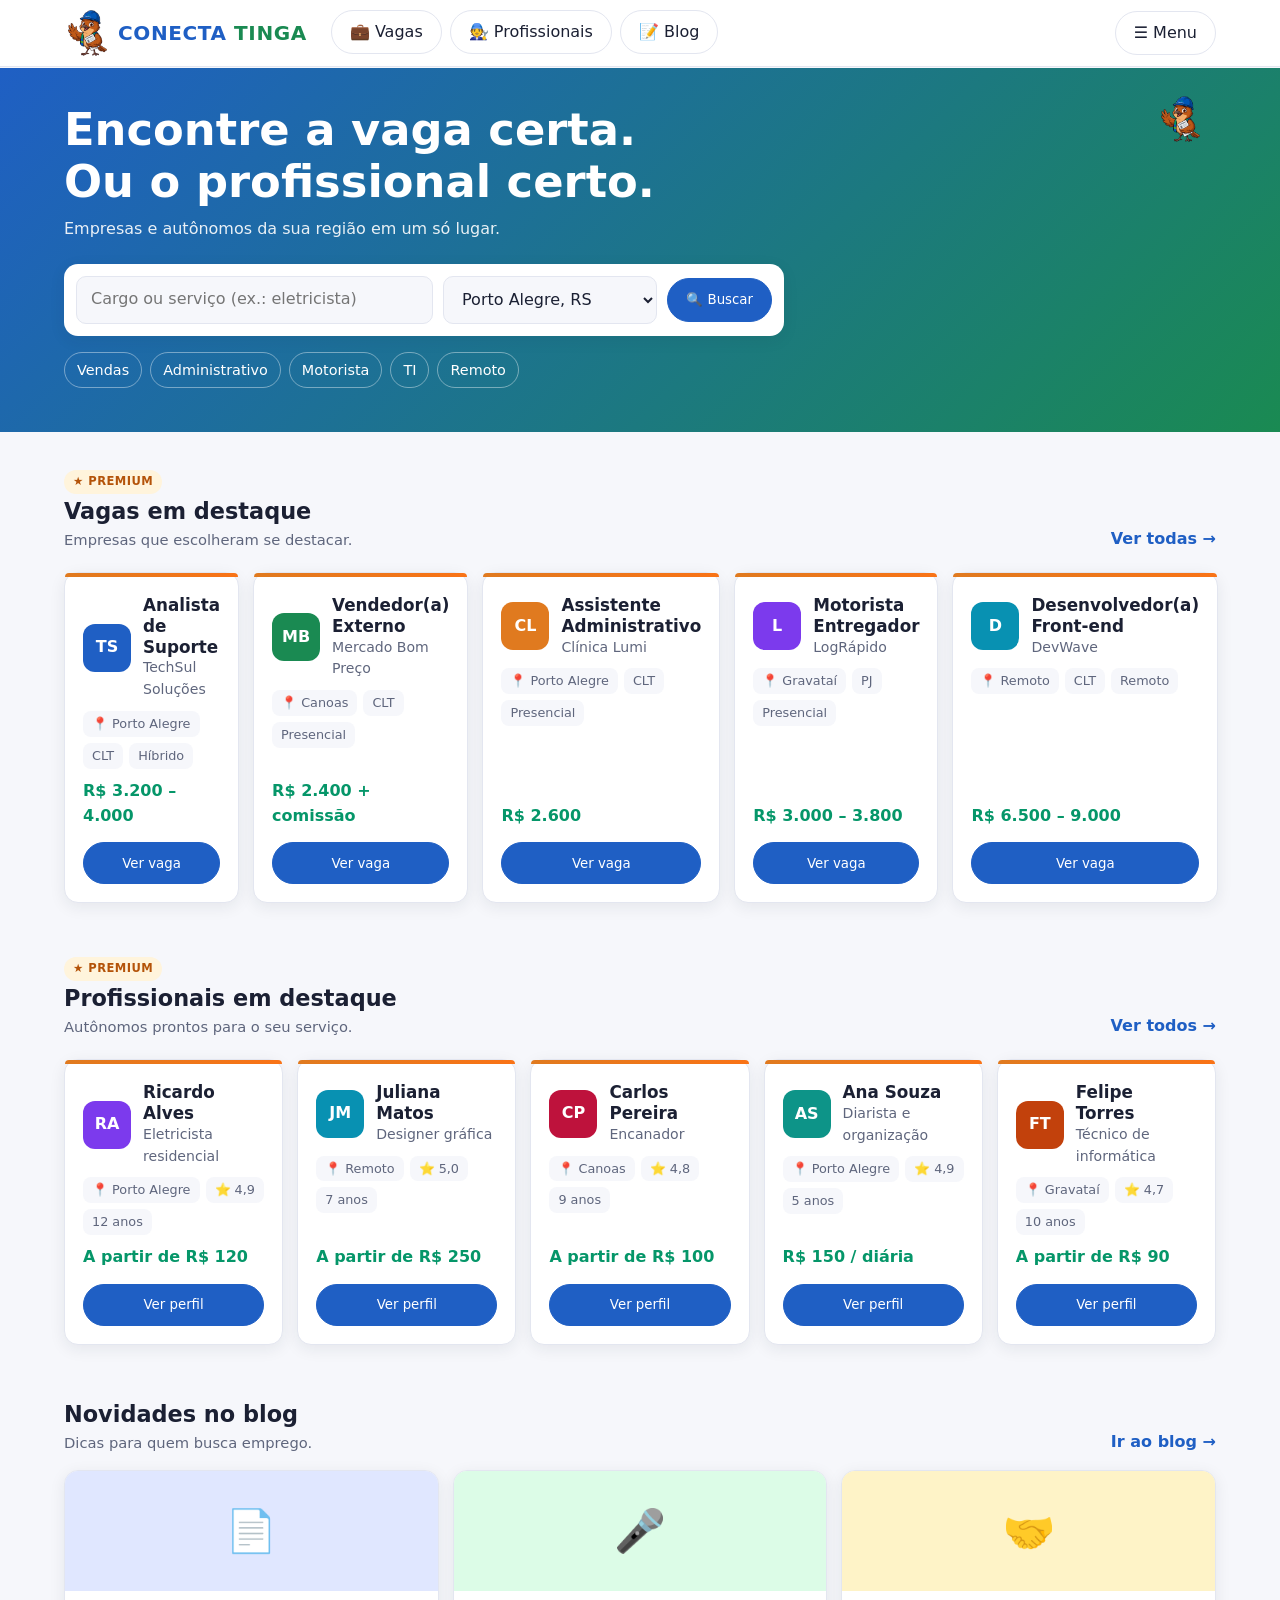
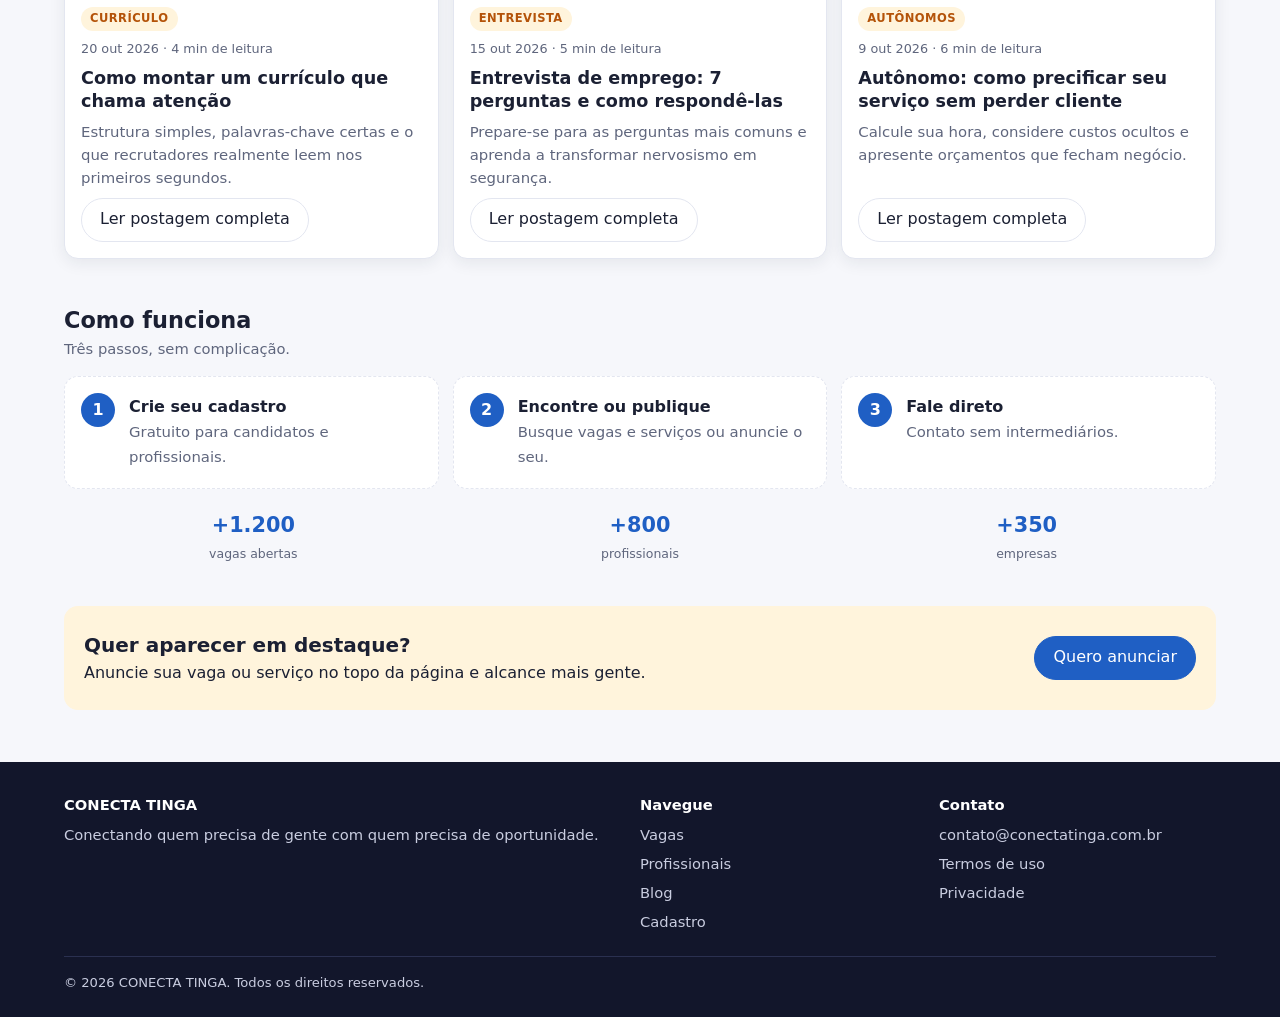
<file: index.html>
<!DOCTYPE html>
<html lang="pt-BR">
<head>
<meta charset="UTF-8">
<meta name="viewport" content="width=device-width, initial-scale=1, viewport-fit=cover">
<title>CONECTA TINGA — Vagas e Profissionais</title>
<link rel="icon" href="img/mascote.webp" type="image/webp">
<link rel="stylesheet" href="css/style.css">
</head>
<body data-page="home">

<input type="checkbox" id="menu-toggle" class="menu-toggle" aria-label="Abrir ou fechar menu">

<header class="header">
  <div class="header__bar">
    <a href="index.html" class="logo" aria-label="CONECTA TINGA — página inicial">
      <span class="mascot" role="img" aria-label="Mascote Tinguinha"></span>
      <span><b>CONECTA</b> <em>TINGA</em></span>
    </a>
    <nav class="nav" aria-label="Principal">
      <a class="btn" data-r="vagas" href="vagas.html">💼 Vagas</a>
      <a class="btn" data-r="profissionais" href="profissionais.html">🧑‍🔧 Profissionais</a>
      <a class="btn" data-r="blog" href="blog.html">📝 Blog</a>
    </nav>
    <label for="menu-toggle" class="btn menu-btn" role="button" aria-controls="sidebar">☰ Menu</label>
  </div>
</header>

<label for="menu-toggle" class="overlay" aria-label="Fechar menu"></label>

<aside class="sidebar" id="sidebar" aria-label="Menu lateral">
  <div class="sidebar__top">
    <strong>Menu</strong>
    <label for="menu-toggle" class="close" aria-label="Fechar">×</label>
  </div>
  <ul>
    <li><a href="cadastro.html" class="signup">✍️ Cadastre-se</a></li>
    <li><a href="vagas.html">Ver vagas</a></li>
    <li><a href="profissionais.html">Profissionais</a></li>
    <li><a href="blog.html">Blog</a></li>
    <li><a href="index.html#anunciar">Anuncie em destaque</a></li>
    <li><a href="index.html#como-funciona">Como funciona</a></li>
  </ul>
  <small>Cadastro gratuito para candidatos.</small>
</aside>

<main>

  <!-- HERO + BUSCA (extra) -->
  <section class="hero">
    <span class="mascot hero__mascot" role="img" aria-label="Mascote Tinguinha acenando"></span>
    <div class="container">
      <h1>Encontre a vaga certa.<br>Ou o profissional certo.</h1>
      <p>Empresas e autônomos da sua região em um só lugar.</p>
      <form class="search" action="vagas.html" method="get" role="search">
        <input type="search" name="q" placeholder="Cargo ou serviço (ex.: eletricista)" aria-label="Cargo ou serviço">
        <select name="cidade" aria-label="Cidade">
          <option>Porto Alegre, RS</option><option>Canoas, RS</option><option>Gravataí, RS</option><option>Todo o Brasil</option><option>Remoto</option>
        </select>
        <button class="btn btn--primary" type="submit">🔍 Buscar</button>
      </form>
      <div class="chips" aria-label="Buscas populares">
        <a href="vagas.html?q=vendas">Vendas</a><a href="vagas.html?q=administrativo">Administrativo</a><a href="vagas.html?q=motorista">Motorista</a><a href="vagas.html?q=tecnologia">TI</a><a href="vagas.html?q=remoto">Remoto</a>
      </div>
    </div>
  </section>

  <!-- 5 VAGAS PREMIUM -->
  <section class="section" aria-labelledby="t-vagas">
    <div class="container">
      <div class="section__head">
        <div><span class="badge">★ Premium</span><h2 id="t-vagas">Vagas em destaque</h2><p>Empresas que escolheram se destacar.</p></div>
        <a class="link" href="vagas.html">Ver todas →</a>
      </div>
      <ul class="cards" id="home-vagas"></ul>
    </div>
  </section>

  <!-- 5 PROFISSIONAIS PREMIUM (mesmo molde) -->
  <section class="section" aria-labelledby="t-prof">
    <div class="container">
      <div class="section__head">
        <div><span class="badge">★ Premium</span><h2 id="t-prof">Profissionais em destaque</h2><p>Autônomos prontos para o seu serviço.</p></div>
        <a class="link" href="profissionais.html">Ver todos →</a>
      </div>
      <ul class="cards" id="home-prof"></ul>
    </div>
  </section>

  <!-- PRÉVIA DO BLOG -->
  <section class="section" aria-labelledby="t-blog">
    <div class="container">
      <div class="section__head">
        <div><h2 id="t-blog">Novidades no blog</h2><p>Dicas para quem busca emprego.</p></div>
        <a class="link" href="blog.html">Ir ao blog →</a>
      </div>
      <div class="posts" id="home-posts"></div>
    </div>
  </section>

  <!-- EXTRA: COMO FUNCIONA + CTA -->
  <section class="section" id="como-funciona" aria-labelledby="t-como">
    <div class="container">
      <div class="section__head"><div><h2 id="t-como">Como funciona</h2><p>Três passos, sem complicação.</p></div></div>
      <ol class="steps">
        <li><strong>Crie seu cadastro</strong><span>Gratuito para candidatos e profissionais.</span></li>
        <li><strong>Encontre ou publique</strong><span>Busque vagas e serviços ou anuncie o seu.</span></li>
        <li><strong>Fale direto</strong><span>Contato sem intermediários.</span></li>
      </ol>
      <div class="stats" aria-label="Números da plataforma"><div><b>+1.200</b><span>vagas abertas</span></div><div><b>+800</b><span>profissionais</span></div><div><b>+350</b><span>empresas</span></div></div>

      <div class="cta" id="anunciar">
        <div><h2>Quer aparecer em destaque?</h2><p>Anuncie sua vaga ou serviço no topo da página e alcance mais gente.</p></div>
        <a class="btn btn--primary" href="cadastro.html?perfil=empresa">Quero anunciar</a>
      </div>
    </div>
  </section>

</main>

<footer class="footer">
  <div class="container">
    <div class="footer__grid">
      <div><h4>CONECTA TINGA</h4><p>Conectando quem precisa de gente com quem precisa de oportunidade.</p></div>
      <div><h4>Navegue</h4><ul><li><a href="vagas.html">Vagas</a></li><li><a href="profissionais.html">Profissionais</a></li><li><a href="blog.html">Blog</a></li><li><a href="cadastro.html">Cadastro</a></li></ul></div>
      <div><h4>Contato</h4><ul><li><a href="mailto:contato@conectatinga.com.br">contato@conectatinga.com.br</a></li><li><a href="#">Termos de uso</a></li><li><a href="#">Privacidade</a></li></ul></div>
    </div>
    <p class="copy">© 2026 CONECTA TINGA. Todos os direitos reservados.</p>
  </div>
</footer>

<dialog id="dlg" aria-label="Detalhes"></dialog>

<script src="js/data.js"></script>
<script src="js/app.js"></script>
</body>
</html>
</file>
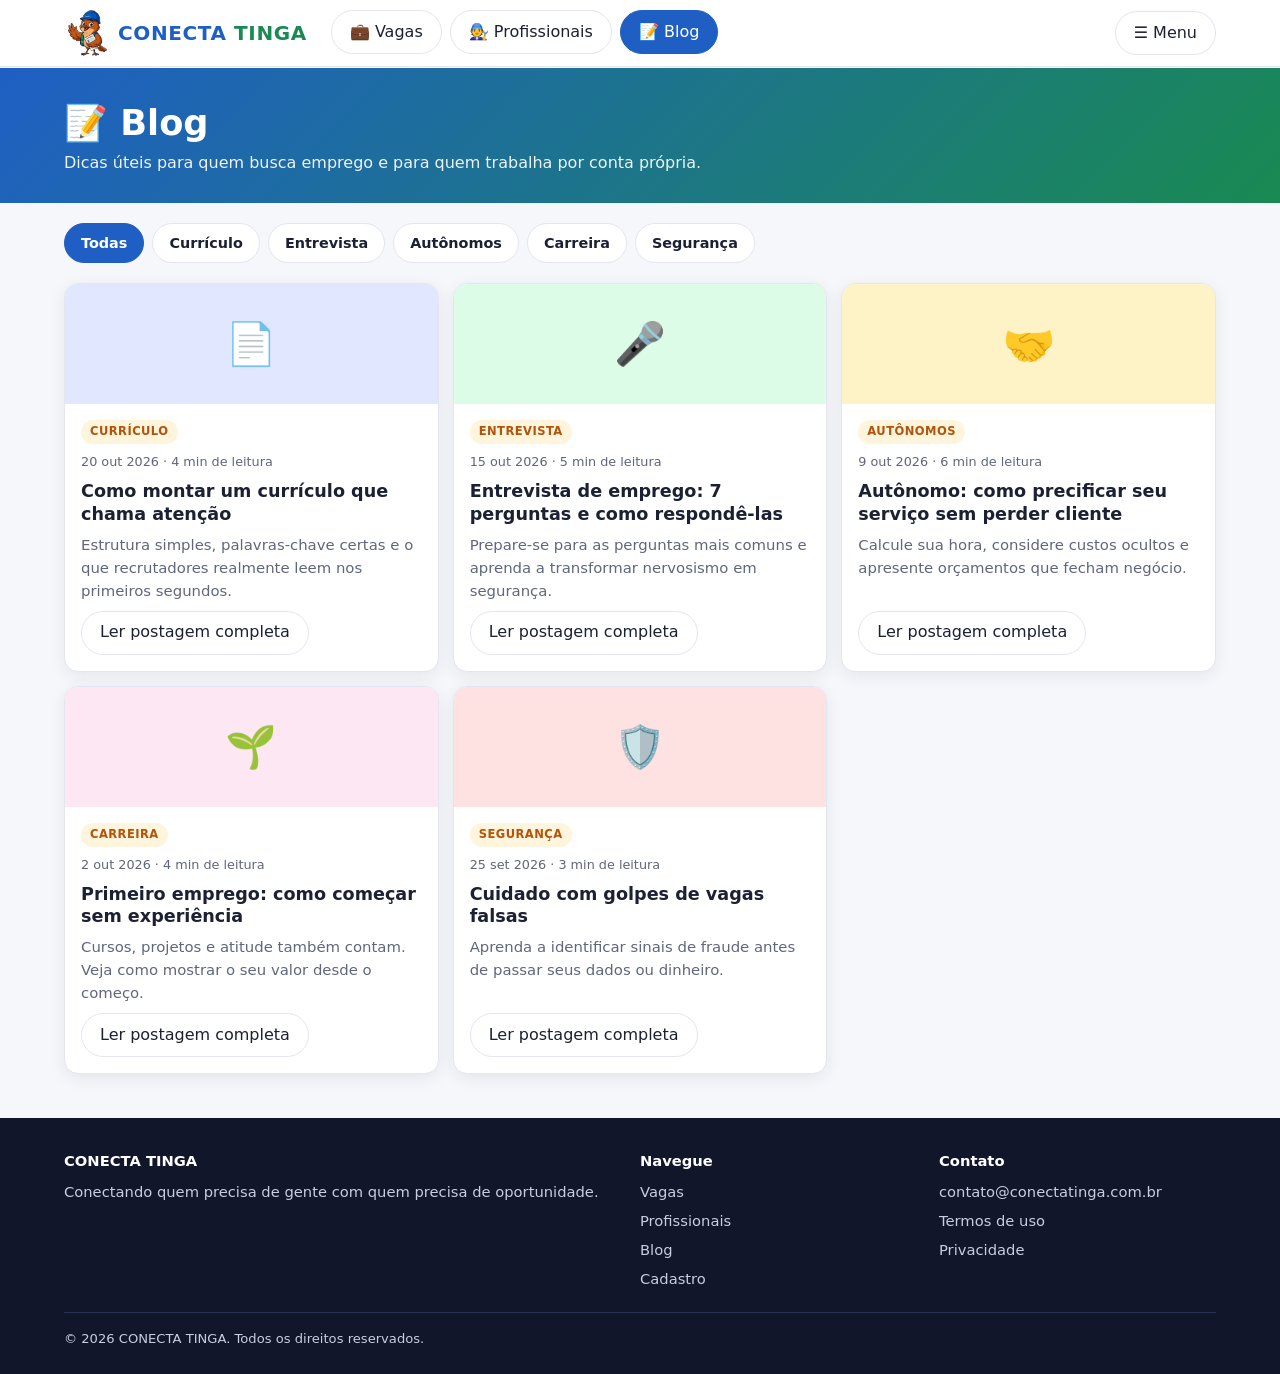
<file: blog.html>
<!DOCTYPE html>
<html lang="pt-BR">
<head>
<meta charset="UTF-8">
<meta name="viewport" content="width=device-width, initial-scale=1, viewport-fit=cover">
<title>Blog — CONECTA TINGA</title>
<link rel="icon" href="img/mascote.webp" type="image/webp">
<link rel="stylesheet" href="css/style.css">
</head>
<body data-page="blog">

<input type="checkbox" id="menu-toggle" class="menu-toggle" aria-label="Abrir ou fechar menu">

<header class="header">
  <div class="header__bar">
    <a href="index.html" class="logo" aria-label="CONECTA TINGA — página inicial">
      <span class="mascot" role="img" aria-label="Mascote Tinguinha"></span>
      <span><b>CONECTA</b> <em>TINGA</em></span>
    </a>
    <nav class="nav" aria-label="Principal">
      <a class="btn" data-r="vagas" href="vagas.html">💼 Vagas</a>
      <a class="btn" data-r="profissionais" href="profissionais.html">🧑‍🔧 Profissionais</a>
      <a class="btn" data-r aria-current="page" href="blog.html">📝 Blog</a>
    </nav>
    <label for="menu-toggle" class="btn menu-btn" role="button" aria-controls="sidebar">☰ Menu</label>
  </div>
</header>

<label for="menu-toggle" class="overlay" aria-label="Fechar menu"></label>

<aside class="sidebar" id="sidebar" aria-label="Menu lateral">
  <div class="sidebar__top">
    <strong>Menu</strong>
    <label for="menu-toggle" class="close" aria-label="Fechar">×</label>
  </div>
  <ul>
    <li><a href="cadastro.html" class="signup">✍️ Cadastre-se</a></li>
    <li><a href="vagas.html">Ver vagas</a></li>
    <li><a href="profissionais.html">Profissionais</a></li>
    <li><a href="blog.html">Blog</a></li>
    <li><a href="index.html#anunciar">Anuncie em destaque</a></li>
    <li><a href="index.html#como-funciona">Como funciona</a></li>
  </ul>
  <small>Cadastro gratuito para candidatos.</small>
</aside>

<main>
    <div class="pagehead"><div class="container"><h1>📝 Blog</h1><p>Dicas úteis para quem busca emprego e para quem trabalha por conta própria.</p></div></div>
    <div class="container"><div class="chiprow" id="blog-chips" role="group" aria-label="Filtrar por tema"></div><div class="posts" id="blog-grid"></div></div>
</main>

<footer class="footer">
  <div class="container">
    <div class="footer__grid">
      <div><h4>CONECTA TINGA</h4><p>Conectando quem precisa de gente com quem precisa de oportunidade.</p></div>
      <div><h4>Navegue</h4><ul><li><a href="vagas.html">Vagas</a></li><li><a href="profissionais.html">Profissionais</a></li><li><a href="blog.html">Blog</a></li><li><a href="cadastro.html">Cadastro</a></li></ul></div>
      <div><h4>Contato</h4><ul><li><a href="mailto:contato@conectatinga.com.br">contato@conectatinga.com.br</a></li><li><a href="#">Termos de uso</a></li><li><a href="#">Privacidade</a></li></ul></div>
    </div>
    <p class="copy">© 2026 CONECTA TINGA. Todos os direitos reservados.</p>
  </div>
</footer>

<dialog id="dlg" aria-label="Detalhes"></dialog>

<script src="js/data.js"></script>
<script src="js/app.js"></script>
</body>
</html>
</file>
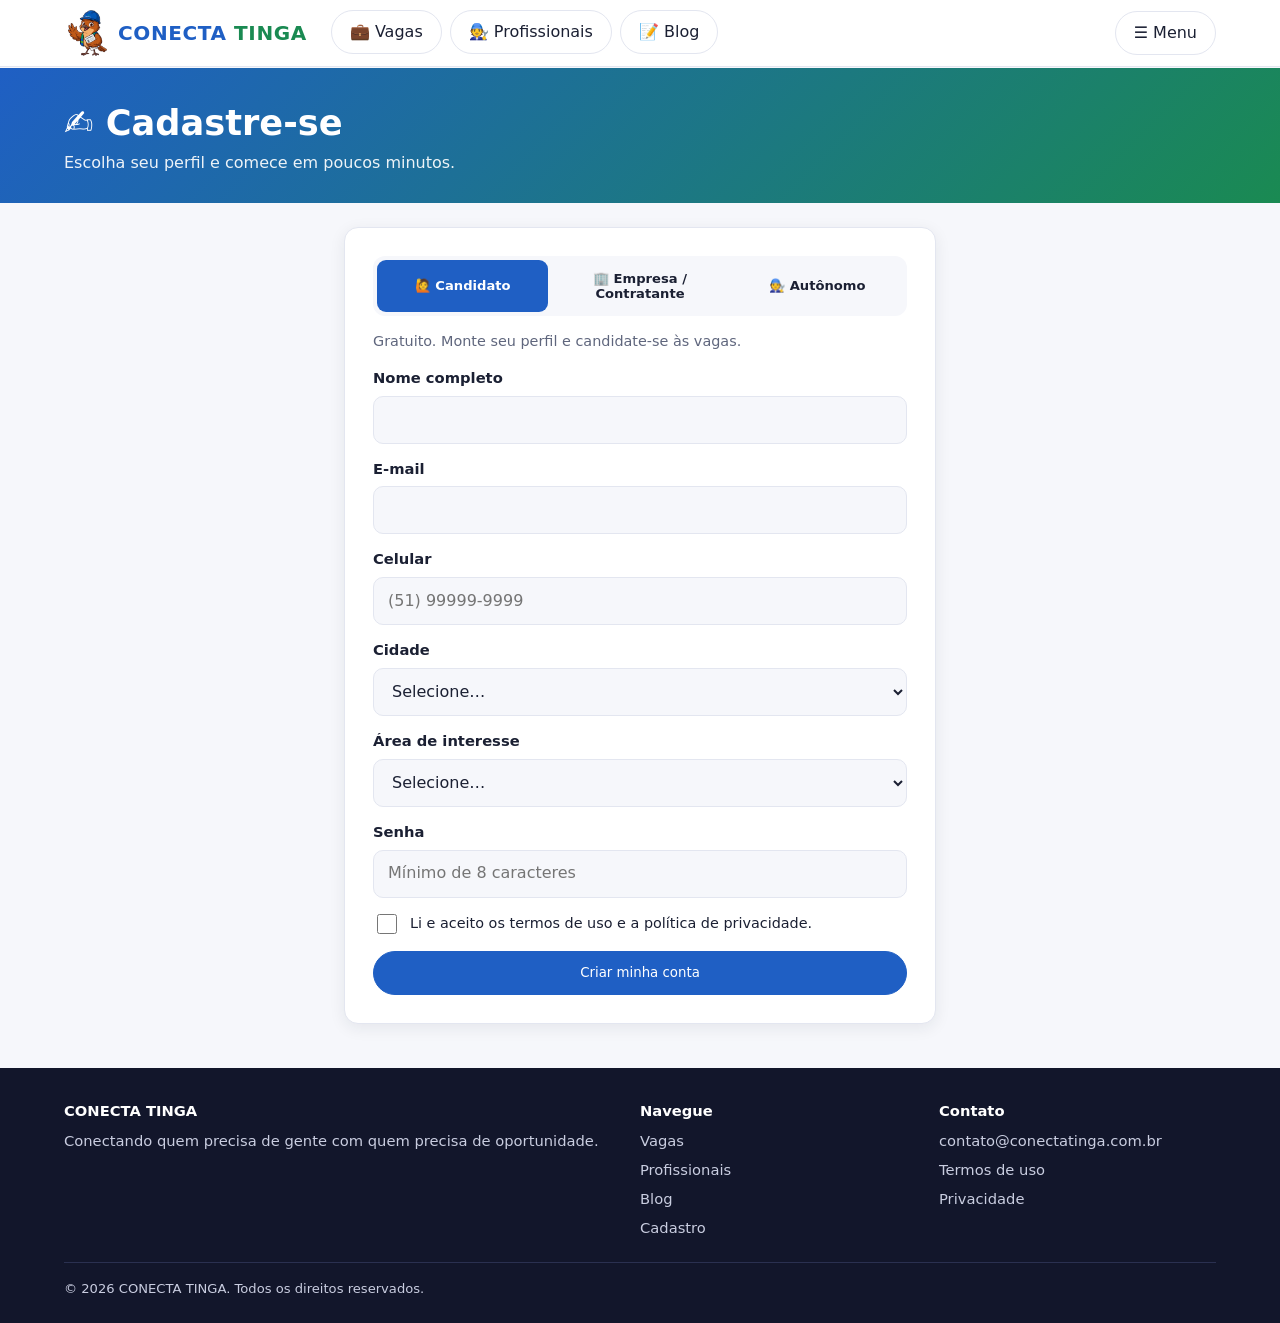
<file: cadastro.html>
<!DOCTYPE html>
<html lang="pt-BR">
<head>
<meta charset="UTF-8">
<meta name="viewport" content="width=device-width, initial-scale=1, viewport-fit=cover">
<title>Cadastre-se — CONECTA TINGA</title>
<link rel="icon" href="img/mascote.webp" type="image/webp">
<link rel="stylesheet" href="css/style.css">
</head>
<body data-page="cadastro">

<input type="checkbox" id="menu-toggle" class="menu-toggle" aria-label="Abrir ou fechar menu">

<header class="header">
  <div class="header__bar">
    <a href="index.html" class="logo" aria-label="CONECTA TINGA — página inicial">
      <span class="mascot" role="img" aria-label="Mascote Tinguinha"></span>
      <span><b>CONECTA</b> <em>TINGA</em></span>
    </a>
    <nav class="nav" aria-label="Principal">
      <a class="btn" data-r="vagas" href="vagas.html">💼 Vagas</a>
      <a class="btn" data-r="profissionais" href="profissionais.html">🧑‍🔧 Profissionais</a>
      <a class="btn" data-r="blog" href="blog.html">📝 Blog</a>
    </nav>
    <label for="menu-toggle" class="btn menu-btn" role="button" aria-controls="sidebar">☰ Menu</label>
  </div>
</header>

<label for="menu-toggle" class="overlay" aria-label="Fechar menu"></label>

<aside class="sidebar" id="sidebar" aria-label="Menu lateral">
  <div class="sidebar__top">
    <strong>Menu</strong>
    <label for="menu-toggle" class="close" aria-label="Fechar">×</label>
  </div>
  <ul>
    <li><a href="cadastro.html" class="signup">✍️ Cadastre-se</a></li>
    <li><a href="vagas.html">Ver vagas</a></li>
    <li><a href="profissionais.html">Profissionais</a></li>
    <li><a href="blog.html">Blog</a></li>
    <li><a href="index.html#anunciar">Anuncie em destaque</a></li>
    <li><a href="index.html#como-funciona">Como funciona</a></li>
  </ul>
  <small>Cadastro gratuito para candidatos.</small>
</aside>

<main>
    <div class="pagehead"><div class="container"><h1>✍️ Cadastre-se</h1><p>Escolha seu perfil e comece em poucos minutos.</p></div></div>
    <div class="container narrow">
      <form class="form" id="cad">
        <fieldset class="tabs"><legend class="sr">Tipo de cadastro</legend>
          <label><input type="radio" name="perfil" value="candidato" checked><span>🙋 Candidato</span></label>
          <label><input type="radio" name="perfil" value="empresa"><span>🏢 Empresa / Contratante</span></label>
          <label><input type="radio" name="perfil" value="autonomo"><span>🧑‍🔧 Autônomo</span></label>
        </fieldset>
        <p class="hint" id="hint"></p>
        <div class="field"><label for="nome">Nome completo</label><input id="nome" name="nome" required autocomplete="name"></div>
        <div class="field"><label for="email">E-mail</label><input id="email" name="email" type="email" required autocomplete="email"></div>
        <div class="field"><label for="tel">Celular</label><input id="tel" name="tel" type="tel" inputmode="numeric" required placeholder="(51) 99999-9999" pattern="\(\d{2}\) \d{5}-\d{4}" title="Use o formato (51) 99999-9999" autocomplete="tel"></div>
        <div class="field"><label for="cidade">Cidade</label><select id="cidade" name="cidade" required></select></div>
        <div class="field" data-for="candidato"><label for="area">Área de interesse</label><select id="area" name="area" required></select></div>
        <div class="field" data-for="empresa"><label for="razao">Nome da empresa</label><input id="razao" name="razao" required></div>
        <div class="field" data-for="empresa"><label for="cnpj">CNPJ</label><input id="cnpj" name="cnpj" required inputmode="numeric" pattern="[0-9./\-]{14,18}" title="Informe os 14 números do CNPJ"></div>
        <div class="field" data-for="autonomo"><label for="prof">Profissão ou serviço</label><input id="prof" name="prof" required placeholder="Ex.: eletricista"></div>
        <div class="field" data-for="autonomo"><label for="valor">Valor do serviço</label><input id="valor" name="valor" placeholder="Ex.: a partir de R$ 100"></div>
        <fieldset class="plans" data-for="empresa autonomo"><legend>Plano</legend>
          <label><input type="radio" name="plano" value="gratis" checked><span><b>Gratuito</b><small>Apareça nas buscas de vagas e profissionais.</small></span></label>
          <label><input type="radio" name="plano" value="premium"><span><b>★ Destaque Premium</b><small>Seu anúncio na página inicial. Entraremos em contato com os valores.</small></span></label>
        </fieldset>
        <div class="field"><label for="senha">Senha</label><input id="senha" name="senha" type="password" minlength="8" required autocomplete="new-password" placeholder="Mínimo de 8 caracteres"></div>
        <label class="check"><input type="checkbox" required><span>Li e aceito os termos de uso e a política de privacidade.</span></label>
        <button class="btn btn--primary btn--block" type="submit">Criar minha conta</button>
      </form>
      <div class="ok" id="ok" hidden>
        <span class="mascot big" role="img" aria-label="Mascote Tinguinha"></span>
        <h2>Cadastro recebido!</h2>
        <p id="ok-msg" class="hint"></p><br>
        <a class="btn btn--primary" href="vagas.html">Ver vagas</a>
      </div>
    </div>
</main>

<footer class="footer">
  <div class="container">
    <div class="footer__grid">
      <div><h4>CONECTA TINGA</h4><p>Conectando quem precisa de gente com quem precisa de oportunidade.</p></div>
      <div><h4>Navegue</h4><ul><li><a href="vagas.html">Vagas</a></li><li><a href="profissionais.html">Profissionais</a></li><li><a href="blog.html">Blog</a></li><li><a href="cadastro.html">Cadastro</a></li></ul></div>
      <div><h4>Contato</h4><ul><li><a href="mailto:contato@conectatinga.com.br">contato@conectatinga.com.br</a></li><li><a href="#">Termos de uso</a></li><li><a href="#">Privacidade</a></li></ul></div>
    </div>
    <p class="copy">© 2026 CONECTA TINGA. Todos os direitos reservados.</p>
  </div>
</footer>

<dialog id="dlg" aria-label="Detalhes"></dialog>

<script src="js/data.js"></script>
<script src="js/app.js"></script>
</body>
</html>
</file>
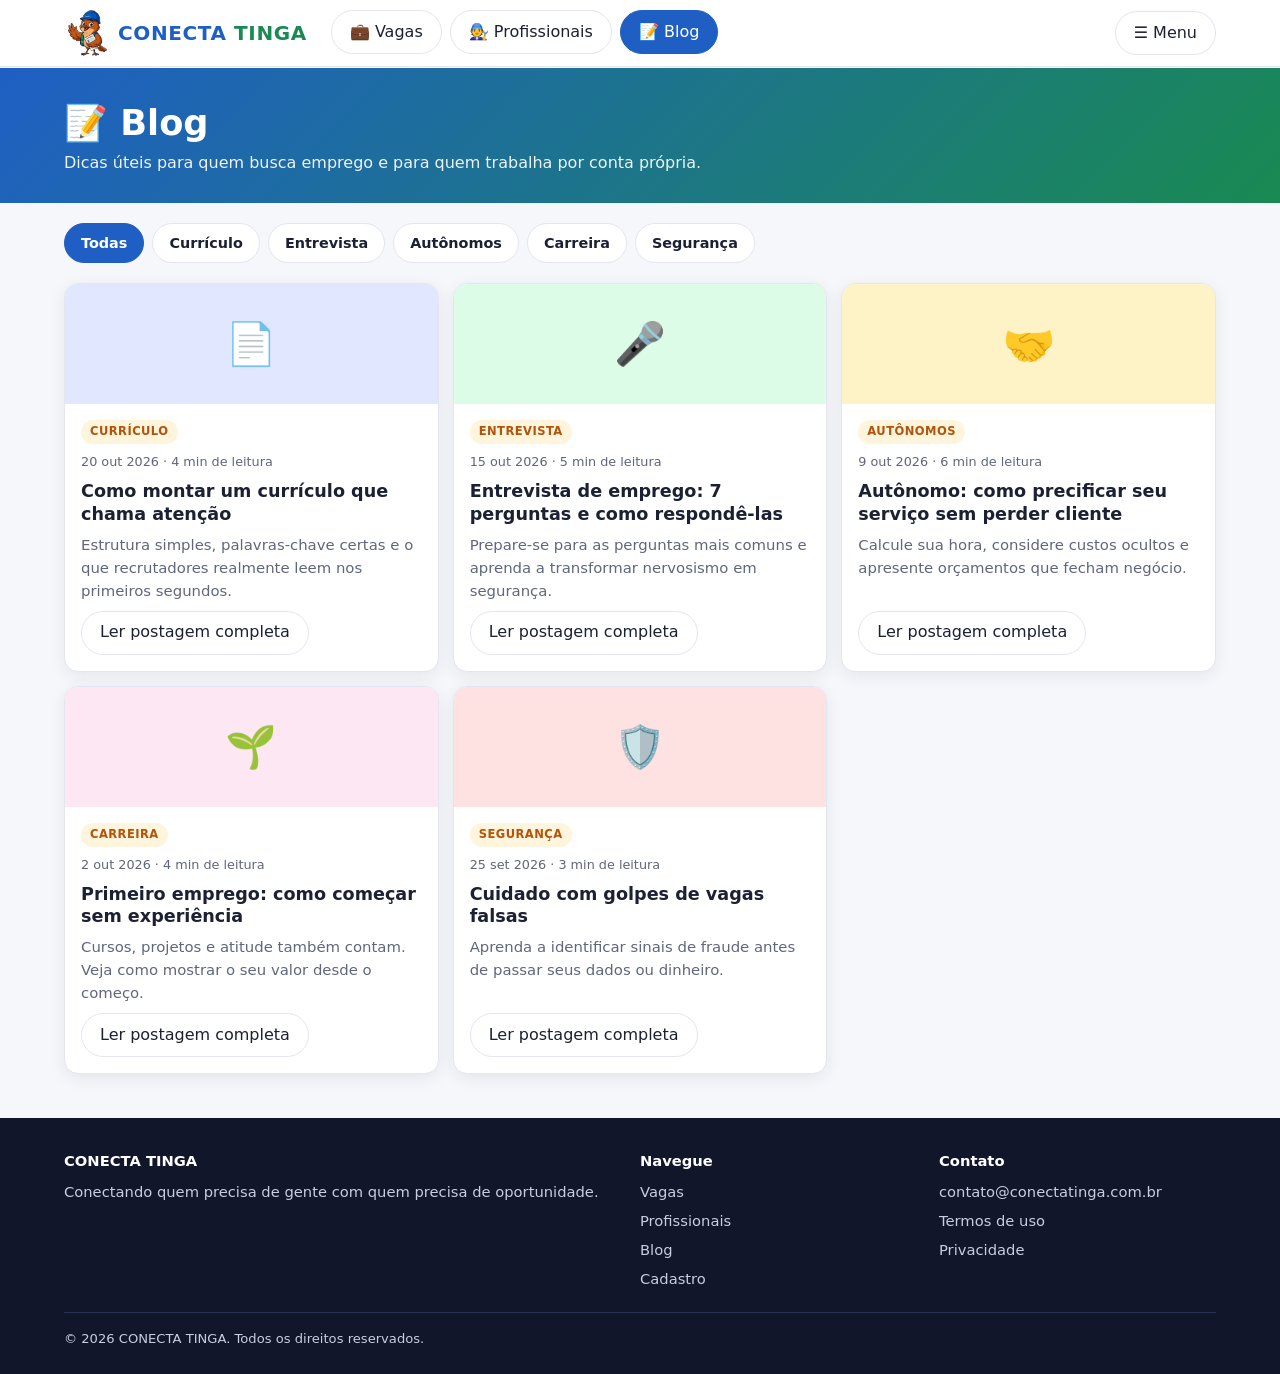
<file: post.html>
<!DOCTYPE html>
<html lang="pt-BR">
<head>
<meta charset="UTF-8">
<meta name="viewport" content="width=device-width, initial-scale=1, viewport-fit=cover">
<title>Blog — CONECTA TINGA</title>
<link rel="icon" href="img/mascote.webp" type="image/webp">
<link rel="stylesheet" href="css/style.css">
</head>
<body data-page="post">

<input type="checkbox" id="menu-toggle" class="menu-toggle" aria-label="Abrir ou fechar menu">

<header class="header">
  <div class="header__bar">
    <a href="index.html" class="logo" aria-label="CONECTA TINGA — página inicial">
      <span class="mascot" role="img" aria-label="Mascote Tinguinha"></span>
      <span><b>CONECTA</b> <em>TINGA</em></span>
    </a>
    <nav class="nav" aria-label="Principal">
      <a class="btn" data-r="vagas" href="vagas.html">💼 Vagas</a>
      <a class="btn" data-r="profissionais" href="profissionais.html">🧑‍🔧 Profissionais</a>
      <a class="btn" data-r aria-current="page" href="blog.html">📝 Blog</a>
    </nav>
    <label for="menu-toggle" class="btn menu-btn" role="button" aria-controls="sidebar">☰ Menu</label>
  </div>
</header>

<label for="menu-toggle" class="overlay" aria-label="Fechar menu"></label>

<aside class="sidebar" id="sidebar" aria-label="Menu lateral">
  <div class="sidebar__top">
    <strong>Menu</strong>
    <label for="menu-toggle" class="close" aria-label="Fechar">×</label>
  </div>
  <ul>
    <li><a href="cadastro.html" class="signup">✍️ Cadastre-se</a></li>
    <li><a href="vagas.html">Ver vagas</a></li>
    <li><a href="profissionais.html">Profissionais</a></li>
    <li><a href="blog.html">Blog</a></li>
    <li><a href="index.html#anunciar">Anuncie em destaque</a></li>
    <li><a href="index.html#como-funciona">Como funciona</a></li>
  </ul>
  <small>Cadastro gratuito para candidatos.</small>
</aside>

<main>
<article class="container article" id="post-body"></article>
</main>

<footer class="footer">
  <div class="container">
    <div class="footer__grid">
      <div><h4>CONECTA TINGA</h4><p>Conectando quem precisa de gente com quem precisa de oportunidade.</p></div>
      <div><h4>Navegue</h4><ul><li><a href="vagas.html">Vagas</a></li><li><a href="profissionais.html">Profissionais</a></li><li><a href="blog.html">Blog</a></li><li><a href="cadastro.html">Cadastro</a></li></ul></div>
      <div><h4>Contato</h4><ul><li><a href="mailto:contato@conectatinga.com.br">contato@conectatinga.com.br</a></li><li><a href="#">Termos de uso</a></li><li><a href="#">Privacidade</a></li></ul></div>
    </div>
    <p class="copy">© 2026 CONECTA TINGA. Todos os direitos reservados.</p>
  </div>
</footer>

<dialog id="dlg" aria-label="Detalhes"></dialog>

<script src="js/data.js"></script>
<script src="js/app.js"></script>
</body>
</html>
</file>
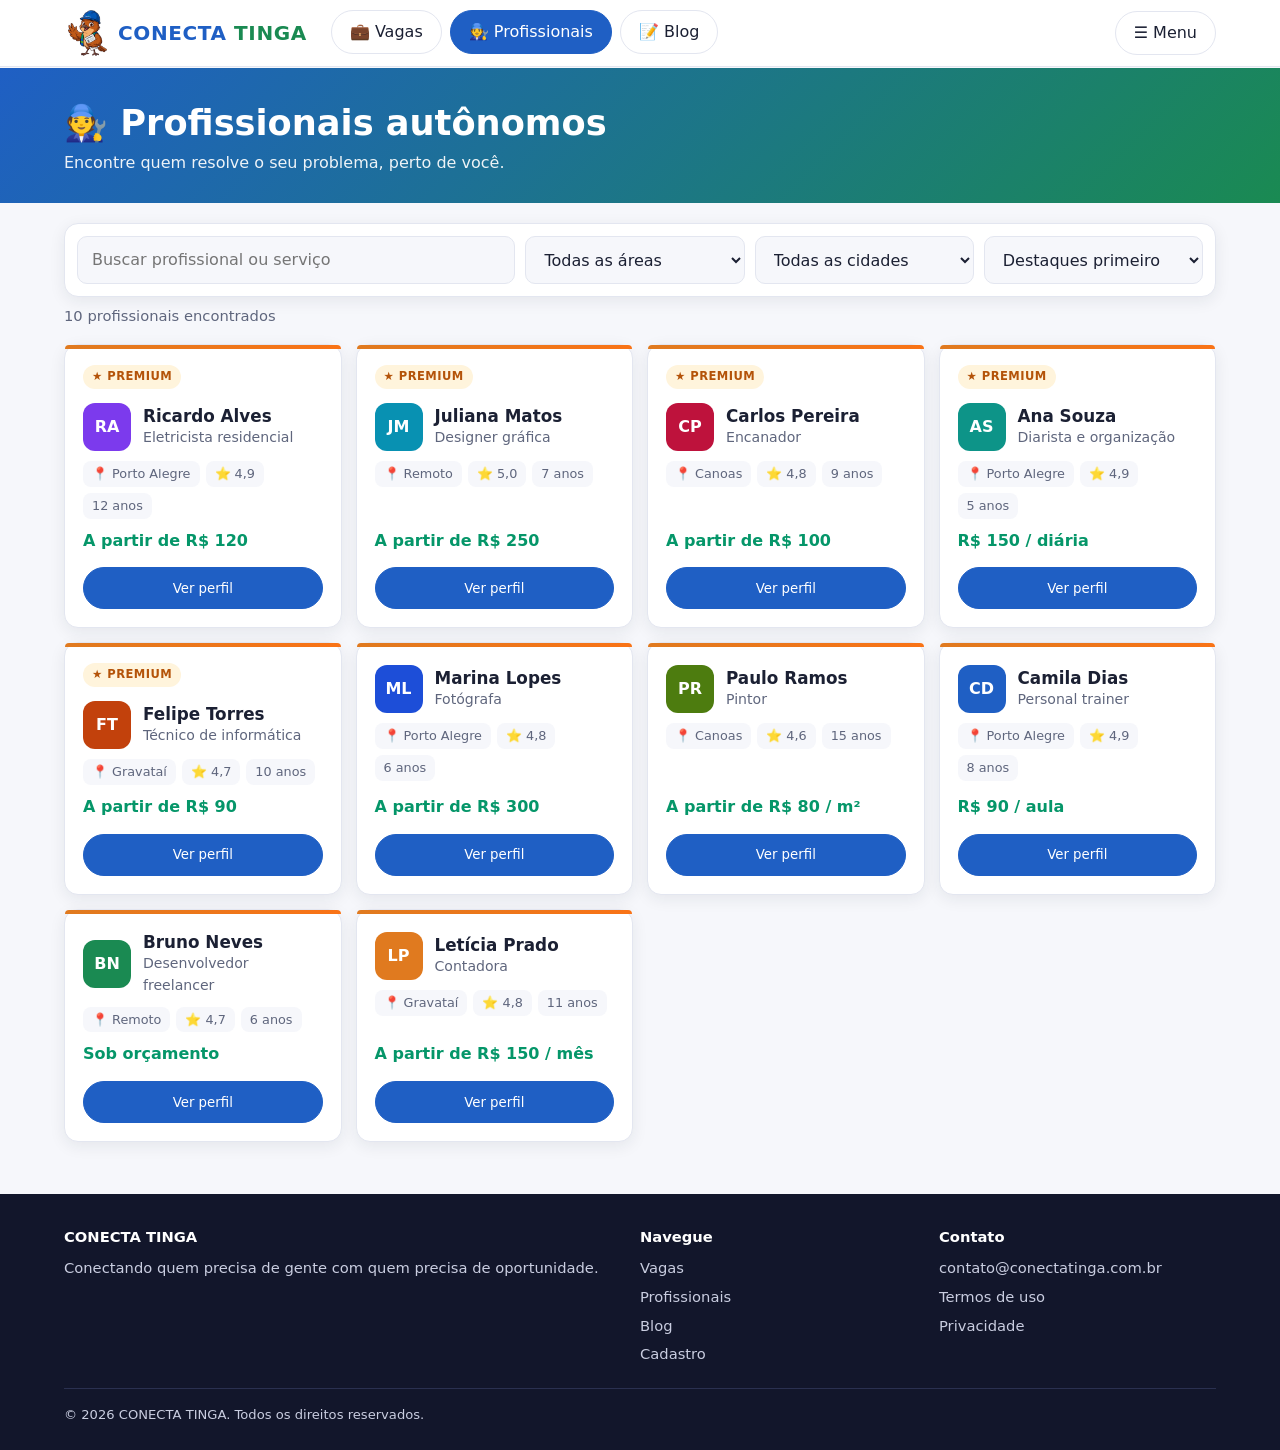
<file: profissionais.html>
<!DOCTYPE html>
<html lang="pt-BR">
<head>
<meta charset="UTF-8">
<meta name="viewport" content="width=device-width, initial-scale=1, viewport-fit=cover">
<title>Profissionais — CONECTA TINGA</title>
<link rel="icon" href="img/mascote.webp" type="image/webp">
<link rel="stylesheet" href="css/style.css">
</head>
<body data-page="profissionais">

<input type="checkbox" id="menu-toggle" class="menu-toggle" aria-label="Abrir ou fechar menu">

<header class="header">
  <div class="header__bar">
    <a href="index.html" class="logo" aria-label="CONECTA TINGA — página inicial">
      <span class="mascot" role="img" aria-label="Mascote Tinguinha"></span>
      <span><b>CONECTA</b> <em>TINGA</em></span>
    </a>
    <nav class="nav" aria-label="Principal">
      <a class="btn" data-r="vagas" href="vagas.html">💼 Vagas</a>
      <a class="btn" data-r aria-current="page" href="profissionais.html">🧑‍🔧 Profissionais</a>
      <a class="btn" data-r="blog" href="blog.html">📝 Blog</a>
    </nav>
    <label for="menu-toggle" class="btn menu-btn" role="button" aria-controls="sidebar">☰ Menu</label>
  </div>
</header>

<label for="menu-toggle" class="overlay" aria-label="Fechar menu"></label>

<aside class="sidebar" id="sidebar" aria-label="Menu lateral">
  <div class="sidebar__top">
    <strong>Menu</strong>
    <label for="menu-toggle" class="close" aria-label="Fechar">×</label>
  </div>
  <ul>
    <li><a href="cadastro.html" class="signup">✍️ Cadastre-se</a></li>
    <li><a href="vagas.html">Ver vagas</a></li>
    <li><a href="profissionais.html">Profissionais</a></li>
    <li><a href="blog.html">Blog</a></li>
    <li><a href="index.html#anunciar">Anuncie em destaque</a></li>
    <li><a href="index.html#como-funciona">Como funciona</a></li>
  </ul>
  <small>Cadastro gratuito para candidatos.</small>
</aside>

<main>
    <div class="pagehead"><div class="container"><h1>🧑‍🔧 Profissionais autônomos</h1><p>Encontre quem resolve o seu problema, perto de você.</p></div></div>
    <div class="container" id="list-prof"></div>
</main>

<footer class="footer">
  <div class="container">
    <div class="footer__grid">
      <div><h4>CONECTA TINGA</h4><p>Conectando quem precisa de gente com quem precisa de oportunidade.</p></div>
      <div><h4>Navegue</h4><ul><li><a href="vagas.html">Vagas</a></li><li><a href="profissionais.html">Profissionais</a></li><li><a href="blog.html">Blog</a></li><li><a href="cadastro.html">Cadastro</a></li></ul></div>
      <div><h4>Contato</h4><ul><li><a href="mailto:contato@conectatinga.com.br">contato@conectatinga.com.br</a></li><li><a href="#">Termos de uso</a></li><li><a href="#">Privacidade</a></li></ul></div>
    </div>
    <p class="copy">© 2026 CONECTA TINGA. Todos os direitos reservados.</p>
  </div>
</footer>

<dialog id="dlg" aria-label="Detalhes"></dialog>

<script src="js/data.js"></script>
<script src="js/app.js"></script>
</body>
</html>
</file>
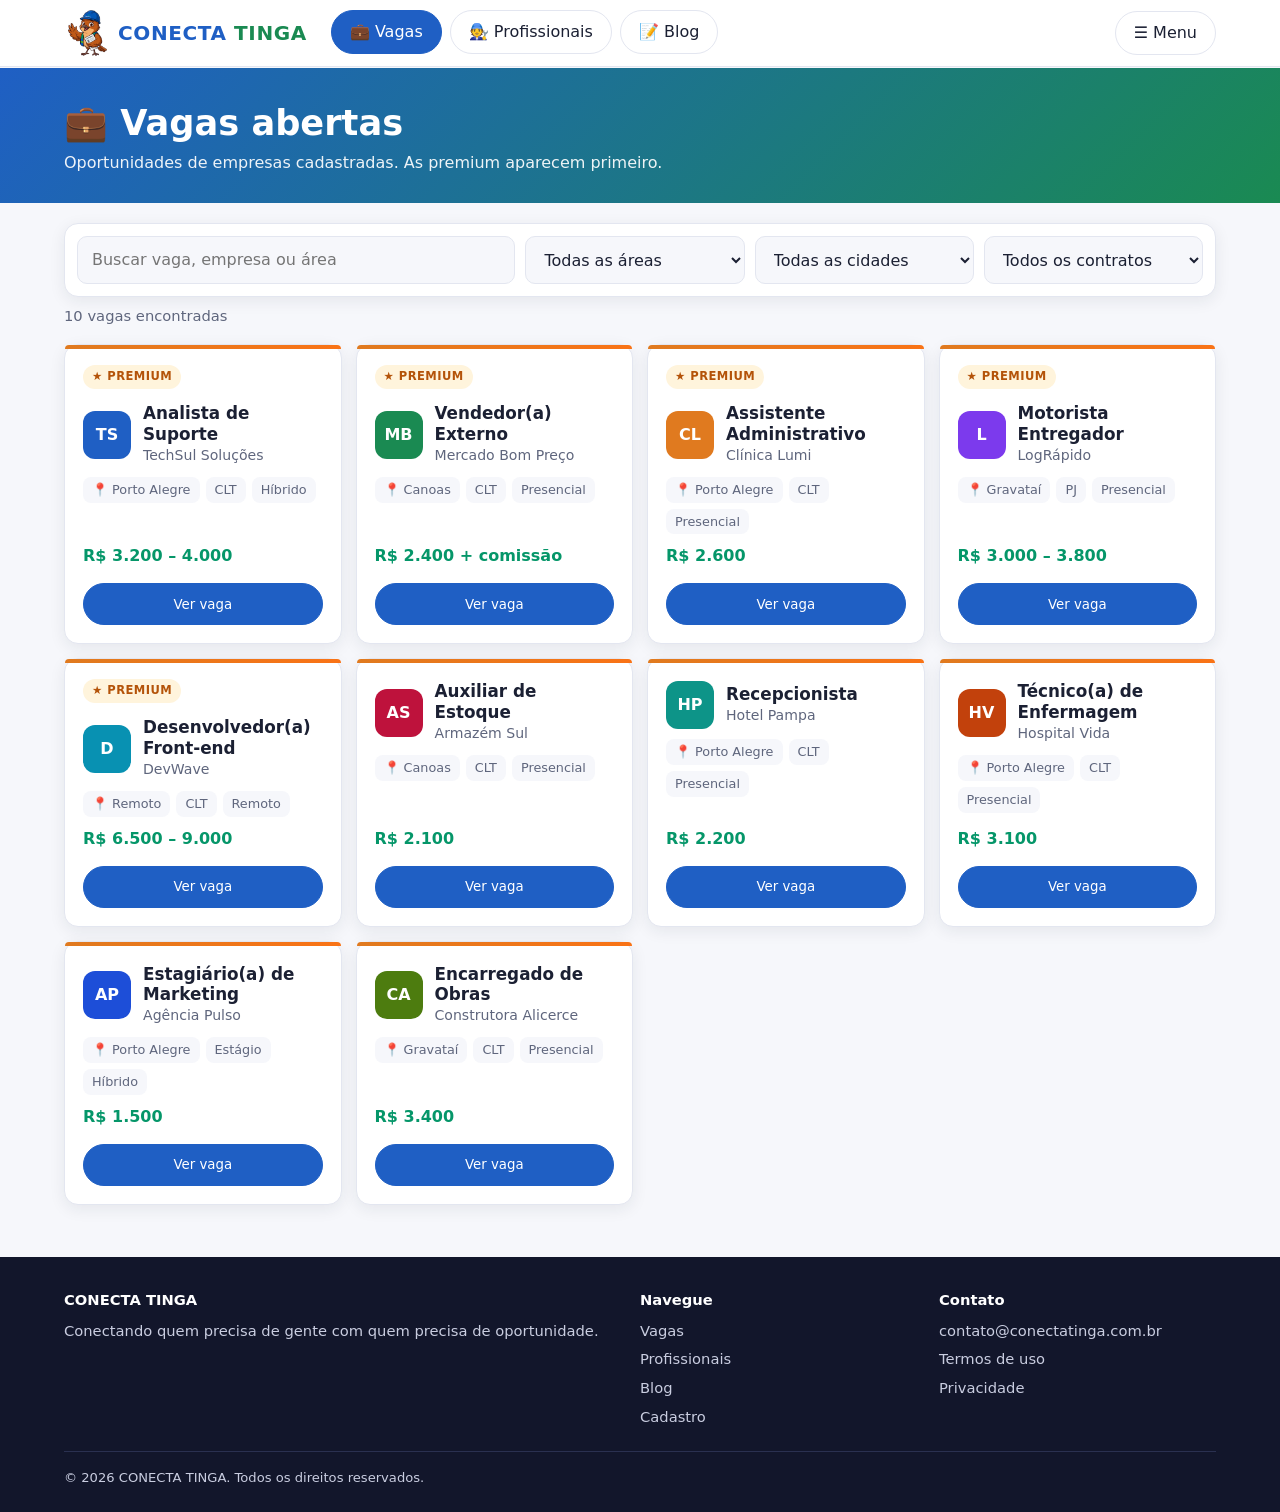
<file: vagas.html>
<!DOCTYPE html>
<html lang="pt-BR">
<head>
<meta charset="UTF-8">
<meta name="viewport" content="width=device-width, initial-scale=1, viewport-fit=cover">
<title>Vagas — CONECTA TINGA</title>
<link rel="icon" href="img/mascote.webp" type="image/webp">
<link rel="stylesheet" href="css/style.css">
</head>
<body data-page="vagas">

<input type="checkbox" id="menu-toggle" class="menu-toggle" aria-label="Abrir ou fechar menu">

<header class="header">
  <div class="header__bar">
    <a href="index.html" class="logo" aria-label="CONECTA TINGA — página inicial">
      <span class="mascot" role="img" aria-label="Mascote Tinguinha"></span>
      <span><b>CONECTA</b> <em>TINGA</em></span>
    </a>
    <nav class="nav" aria-label="Principal">
      <a class="btn" data-r aria-current="page" href="vagas.html">💼 Vagas</a>
      <a class="btn" data-r="profissionais" href="profissionais.html">🧑‍🔧 Profissionais</a>
      <a class="btn" data-r="blog" href="blog.html">📝 Blog</a>
    </nav>
    <label for="menu-toggle" class="btn menu-btn" role="button" aria-controls="sidebar">☰ Menu</label>
  </div>
</header>

<label for="menu-toggle" class="overlay" aria-label="Fechar menu"></label>

<aside class="sidebar" id="sidebar" aria-label="Menu lateral">
  <div class="sidebar__top">
    <strong>Menu</strong>
    <label for="menu-toggle" class="close" aria-label="Fechar">×</label>
  </div>
  <ul>
    <li><a href="cadastro.html" class="signup">✍️ Cadastre-se</a></li>
    <li><a href="vagas.html">Ver vagas</a></li>
    <li><a href="profissionais.html">Profissionais</a></li>
    <li><a href="blog.html">Blog</a></li>
    <li><a href="index.html#anunciar">Anuncie em destaque</a></li>
    <li><a href="index.html#como-funciona">Como funciona</a></li>
  </ul>
  <small>Cadastro gratuito para candidatos.</small>
</aside>

<main>
    <div class="pagehead"><div class="container"><h1>💼 Vagas abertas</h1><p>Oportunidades de empresas cadastradas. As premium aparecem primeiro.</p></div></div>
    <div class="container" id="list-vagas"></div>
</main>

<footer class="footer">
  <div class="container">
    <div class="footer__grid">
      <div><h4>CONECTA TINGA</h4><p>Conectando quem precisa de gente com quem precisa de oportunidade.</p></div>
      <div><h4>Navegue</h4><ul><li><a href="vagas.html">Vagas</a></li><li><a href="profissionais.html">Profissionais</a></li><li><a href="blog.html">Blog</a></li><li><a href="cadastro.html">Cadastro</a></li></ul></div>
      <div><h4>Contato</h4><ul><li><a href="mailto:contato@conectatinga.com.br">contato@conectatinga.com.br</a></li><li><a href="#">Termos de uso</a></li><li><a href="#">Privacidade</a></li></ul></div>
    </div>
    <p class="copy">© 2026 CONECTA TINGA. Todos os direitos reservados.</p>
  </div>
</footer>

<dialog id="dlg" aria-label="Detalhes"></dialog>

<script src="js/data.js"></script>
<script src="js/app.js"></script>
</body>
</html>
</file>
<file: css/style.css>
:root{
  --bg:#f6f7fb;--surface:#fff;--text:#1b2033;--muted:#5f667d;--line:#e3e6f0;
  --brand:#1f5fc4;--brand-d:#154a9e;--accent:#e07a1f;--accent-bg:#fff4dc;--ok:#059669;
  --shadow:0 4px 16px rgba(27,32,51,.08);--radius:14px;--header-h:112px;
  box-sizing:border-box;padding-top:env(safe-area-inset-top,0px);padding-bottom:env(safe-area-inset-bottom,0px);
  color-scheme:light;
}
@media (prefers-color-scheme:dark){:root:not([data-theme="light"]){
  --bg:#0f1220;--surface:#181c30;--text:#eef0f8;--muted:#a3a9c2;--line:#2a3050;
  --brand:#6ea8ff;--brand-d:#9cc3ff;--accent-bg:#3a2d10;--shadow:0 4px 16px rgba(0,0,0,.4);color-scheme:dark}}
:root[data-theme="dark"]{--bg:#0f1220;--surface:#181c30;--text:#eef0f8;--muted:#a3a9c2;--line:#2a3050;--brand:#6ea8ff;--brand-d:#9cc3ff;--accent-bg:#3a2d10;--shadow:0 4px 16px rgba(0,0,0,.4);color-scheme:dark}

*,*::before,*::after{box-sizing:border-box}
html{scroll-behavior:smooth;scroll-padding-top:calc(var(--header-h) + env(safe-area-inset-top,0px) + 8px)}
body{margin:0;background:var(--bg);color:var(--text);font:16px/1.55 system-ui,-apple-system,"Segoe UI",Roboto,Arial,sans-serif;padding-top:var(--header-h)}
a{color:inherit;text-decoration:none}
h1,h2,h3,p{margin:0}
:focus-visible{outline:3px solid var(--accent);outline-offset:2px;border-radius:8px}
.container{width:100%;max-width:1200px;margin:0 auto;padding:0 16px}

/* ---------- HEADER (fixo) ---------- */
.header{position:fixed;top:0;left:0;right:0;z-index:50;background:var(--surface);border-bottom:1px solid var(--line);padding-top:env(safe-area-inset-top,0px)}
.header__bar{display:flex;flex-wrap:wrap;align-items:center;gap:8px 12px;padding:10px 16px;max-width:1200px;margin:0 auto}
.logo{display:flex;align-items:center;gap:8px;font-weight:800;font-size:1.25rem;color:var(--brand);margin-right:auto}
.logo svg{width:34px;height:34px;flex:none}
.nav{order:3;width:100%;display:flex;gap:8px;overflow-x:auto;scrollbar-width:none;padding-bottom:2px}
.nav::-webkit-scrollbar{display:none}
.btn{display:inline-flex;align-items:center;justify-content:center;gap:6px;min-height:44px;padding:0 18px;border-radius:999px;border:1.5px solid var(--line);background:var(--surface);color:var(--text);font:600 .95rem inherit;font-family:inherit;cursor:pointer;white-space:nowrap;transition:background .2s,border-color .2s,color .2s,transform .1s}
.btn:hover{border-color:var(--brand);color:var(--brand)}
.btn:active{transform:scale(.97)}
.btn--primary{background:var(--brand);border-color:var(--brand);color:#fff}
.btn--primary:hover{background:var(--brand-d);border-color:var(--brand-d);color:#fff}
.btn--block{width:100%}
.menu-btn{order:2}

/* ---------- SIDEBAR (CSS puro, checkbox) ---------- */
.menu-toggle{position:absolute;opacity:0;pointer-events:none}
.overlay{position:fixed;inset:0;background:rgba(10,12,25,.55);opacity:0;visibility:hidden;transition:opacity .3s,visibility .3s;z-index:60}
.sidebar{position:fixed;top:0;right:0;bottom:0;width:min(86vw,340px);background:var(--surface);z-index:70;transform:translateX(100%);transition:transform .3s ease;display:flex;flex-direction:column;padding:calc(16px + env(safe-area-inset-top,0px)) 20px calc(20px + env(safe-area-inset-bottom,0px));box-shadow:-8px 0 30px rgba(0,0,0,.2);visibility:hidden}
.menu-toggle:checked ~ .overlay{opacity:1;visibility:visible}
.menu-toggle:checked ~ .sidebar{transform:translateX(0);visibility:visible}
.menu-toggle:focus-visible ~ .header .menu-btn{outline:3px solid var(--accent);outline-offset:2px}
.sidebar__top{display:flex;justify-content:space-between;align-items:center;margin-bottom:20px}
.sidebar__top strong{font-size:1.1rem}
.close{width:44px;height:44px;display:grid;place-items:center;border-radius:50%;cursor:pointer;font-size:1.5rem;border:1.5px solid var(--line)}
.sidebar ul{list-style:none;margin:0 0 auto;padding:0;display:grid;gap:4px}
.sidebar li a{display:block;padding:14px 12px;border-radius:10px;font-weight:600}
.sidebar li a:hover{background:var(--bg);color:var(--brand)}
.sidebar .signup{background:var(--brand);color:#fff;text-align:center;margin-top:8px}
.sidebar .signup:hover{background:var(--brand-d);color:#fff}
.sidebar small{color:var(--muted);text-align:center;margin-top:16px}

/* ---------- HERO + BUSCA ---------- */
.hero{background:linear-gradient(135deg,#1f5fc4,#1a8a52);color:#fff;padding:36px 0 44px}
.hero h1{font-size:clamp(1.7rem,6vw,2.8rem);line-height:1.15;margin-bottom:10px}
.hero p{opacity:.9;max-width:560px;margin-bottom:22px}
.search{display:grid;gap:10px;background:var(--surface);padding:12px;border-radius:var(--radius);box-shadow:var(--shadow)}
.search input,.search select{width:100%;min-height:48px;padding:0 14px;border:1.5px solid var(--line);border-radius:10px;background:var(--bg);color:var(--text);font:inherit}
.chips{display:flex;flex-wrap:wrap;gap:8px;margin-top:16px;font-size:.9rem}
.chips a{padding:6px 12px;border:1px solid rgba(255,255,255,.4);border-radius:999px}
.chips a:hover{background:rgba(255,255,255,.15)}

/* ---------- SEÇÕES ---------- */
.section{padding:36px 0 8px}
.section__head{display:flex;justify-content:space-between;align-items:flex-end;gap:12px;margin-bottom:16px}
.section__head h2{font-size:1.4rem}
.section__head p{color:var(--muted);font-size:.92rem}
.link{color:var(--brand);font-weight:700;white-space:nowrap}
.link:hover{text-decoration:underline}
.badge{display:inline-block;background:var(--accent-bg);color:#b45309;font-size:.72rem;font-weight:800;letter-spacing:.04em;padding:3px 9px;border-radius:999px;text-transform:uppercase}
@media (prefers-color-scheme:dark){:root:not([data-theme="light"]) .badge{color:#fbbf24}}

/* Carrossel mobile → grade desktop (vagas e profissionais, mesmo molde) */
.cards{display:flex;gap:14px;overflow-x:auto;scroll-snap-type:x mandatory;padding:4px 16px 16px;margin:0 -16px;list-style:none;scrollbar-width:thin}
.card{flex:0 0 78%;max-width:300px;scroll-snap-align:start;background:var(--surface);border:1.5px solid var(--line);border-radius:var(--radius);padding:18px;display:flex;flex-direction:column;gap:10px;box-shadow:var(--shadow);position:relative;transition:transform .2s,border-color .2s}
.card:hover{transform:translateY(-3px);border-color:var(--brand)}
.card::before{content:"";position:absolute;inset:0 0 auto 0;height:4px;border-radius:var(--radius) var(--radius) 0 0;background:linear-gradient(90deg,var(--accent),#f97316)}
.card__top{display:flex;align-items:center;gap:12px;margin-top:4px}
.avatar{width:48px;height:48px;border-radius:12px;display:grid;place-items:center;color:#fff;font-weight:800;flex:none}
.card h3{font-size:1.05rem;line-height:1.25}
.card .who{color:var(--muted);font-size:.88rem}
.meta{display:flex;flex-wrap:wrap;gap:6px;list-style:none;padding:0;margin:0}
.meta li{background:var(--bg);border-radius:8px;padding:3px 9px;font-size:.8rem;color:var(--muted)}
.price{font-weight:800;color:var(--ok);margin-top:auto}
.card .btn{min-height:42px;margin-top:4px}

/* ---------- BLOG ---------- */
.posts{display:grid;gap:14px}
.post{background:var(--surface);border:1.5px solid var(--line);border-radius:var(--radius);overflow:hidden;display:flex;flex-direction:column;box-shadow:var(--shadow)}
.post__cover{height:120px;display:grid;place-items:center;font-size:2.6rem}
.post__body{padding:16px;display:flex;flex-direction:column;gap:8px;flex:1}
.post time{font-size:.8rem;color:var(--muted)}
.post h3{font-size:1.1rem;line-height:1.3}
.post p{color:var(--muted);font-size:.93rem}
.post .btn{margin-top:auto;align-self:flex-start}

/* ---------- COMO FUNCIONA (extra) ---------- */
.steps{display:grid;gap:14px;list-style:none;padding:0;margin:0;counter-reset:s}
.steps li{counter-increment:s;background:var(--surface);border:1.5px dashed var(--line);border-radius:var(--radius);padding:18px 18px 18px 64px;position:relative}
.steps li::before{content:counter(s);position:absolute;left:16px;top:16px;width:34px;height:34px;border-radius:50%;background:var(--brand);color:#fff;display:grid;place-items:center;font-weight:800}
.steps strong{display:block}
.steps span{color:var(--muted);font-size:.93rem}
.stats{display:grid;grid-template-columns:repeat(3,1fr);gap:8px;margin-top:20px;text-align:center}
.stats b{display:block;font-size:1.3rem;color:var(--brand)}
.stats span{font-size:.78rem;color:var(--muted)}

.cta{margin:40px 0 0;background:var(--accent-bg);border-radius:var(--radius);padding:24px 20px;display:grid;gap:12px}
.cta h2{font-size:1.25rem}

/* ---------- FOOTER ---------- */
.footer{margin-top:44px;background:#12162b;color:#c9cde0;padding:32px 0 24px;font-size:.92rem}
.footer__grid{display:grid;gap:22px}
.footer h4{margin:0 0 8px;color:#fff}
.footer ul{list-style:none;margin:0;padding:0;display:grid;gap:6px}
.footer a:hover{color:#fff;text-decoration:underline}
.footer .copy{border-top:1px solid #2a3050;margin-top:22px;padding-top:16px;font-size:.82rem}

/* ---------- TABLET / DESKTOP ---------- */
@media (min-width:640px){
  .container{padding:0 24px}
  .search{grid-template-columns:2fr 1.2fr auto;align-items:center}
  .posts{grid-template-columns:repeat(2,1fr)}
  .steps{grid-template-columns:repeat(3,1fr)}
  .footer__grid{grid-template-columns:2fr 1fr 1fr}
  .cta{grid-template-columns:1fr auto;align-items:center}
  .cards{padding-left:24px;padding-right:24px;margin:0 -24px}
}
@media (min-width:900px){
  :root{--header-h:68px}
  .header__bar{padding:10px 24px}
  .logo{margin-right:12px}
  .nav{order:0;width:auto;overflow:visible;flex:1}
  .menu-btn{order:0}
  .posts{grid-template-columns:repeat(3,1fr)}
  .cards{display:grid;grid-template-columns:repeat(3,1fr);overflow:visible;padding:4px 0 8px;margin:0}
  .card{max-width:none}
}
@media (min-width:1100px){.cards{grid-template-columns:repeat(5,1fr)}}
@media (prefers-reduced-motion:reduce){*{transition:none!important;scroll-behavior:auto!important}}

:root{--mascot:url("../img/mascote.webp");--green:#1a8a52}
@media (prefers-color-scheme:dark){:root:not([data-theme="light"]){--green:#4cc38a}}
:root[data-theme="dark"]{--green:#4cc38a}
.sr{position:absolute;width:1px;height:1px;overflow:hidden;clip:rect(0 0 0 0);white-space:nowrap}
.mascot{display:inline-block;width:42px;height:42px;flex:none;background:var(--mascot) center/contain no-repeat}
.mascot.big{width:120px;height:120px}
.logo{font-size:1.02rem;letter-spacing:.03em;line-height:1}
.logo em{font-style:normal;color:var(--green)}
.nav a[aria-current="page"]{background:var(--brand);border-color:var(--brand);color:#fff}
.view{display:none}
.view.is-active{display:block;animation:fade .25s ease}
@keyframes fade{from{opacity:0;transform:translateY(6px)}}
.hero{position:relative;overflow:hidden}
.hero__mascot{display:none;position:absolute;right:6%;top:28px;width:230px;height:230px}
.pagehead{background:linear-gradient(135deg,var(--brand),#1a8a52);color:#fff;padding:28px 0}
.pagehead h1{font-size:clamp(1.5rem,5vw,2.2rem)}
.pagehead p{opacity:.92}
.filters{display:grid;gap:10px;background:var(--surface);border:1.5px solid var(--line);padding:12px;border-radius:var(--radius);margin:20px 0 8px;box-shadow:var(--shadow)}
.filters input,.filters select,.field input,.field select{width:100%;min-height:48px;padding:0 14px;border:1.5px solid var(--line);border-radius:10px;background:var(--bg);color:var(--text);font:inherit}
.count{color:var(--muted);font-size:.92rem;margin:8px 0 12px}
.cards--grid{display:grid;grid-template-columns:1fr;overflow:visible;padding:4px 0 8px;margin:0}
.cards--grid .card{flex:none;max-width:none}
.card .badge{align-self:flex-start;margin-top:2px}
.empty{text-align:center;padding:40px 0;color:var(--muted)}
.chiprow{display:flex;gap:8px;flex-wrap:wrap;margin:20px 0}
.chip{min-height:40px;padding:0 16px;border-radius:999px;border:1.5px solid var(--line);background:var(--surface);color:var(--text);font:600 .9rem system-ui,sans-serif;cursor:pointer}
.chip[aria-pressed="true"]{background:var(--brand);border-color:var(--brand);color:#fff}
.post .badge{align-self:flex-start}
.article{max-width:720px;padding:24px 16px 0}
.article h1{font-size:clamp(1.6rem,5vw,2.3rem);line-height:1.2;margin:10px 0}
.article p{margin:0 0 16px;font-size:1.05rem}
.article .cover{height:140px;border-radius:var(--radius);display:grid;place-items:center;font-size:3.5rem;margin:12px 0 20px}
.article .muted{color:var(--muted);font-size:.9rem}
.more{display:grid;gap:8px;margin-top:24px}
.narrow{max-width:640px}
.form{background:var(--surface);border:1.5px solid var(--line);border-radius:var(--radius);padding:20px;margin:24px 0;box-shadow:var(--shadow);display:grid;gap:14px}
.field{display:grid;gap:6px}
.field label,.plans legend{font-weight:600;font-size:.92rem}
.hint{color:var(--muted);font-size:.9rem}
.tabs{border:0;margin:0;display:grid;grid-template-columns:repeat(3,1fr);gap:6px;background:var(--bg);border-radius:12px;padding:4px}
.tabs label{position:relative}
.tabs input{position:absolute;opacity:0;inset:0;width:100%;height:100%;cursor:pointer;margin:0}
.tabs span{display:grid;place-items:center;min-height:52px;text-align:center;border-radius:9px;font-size:.82rem;font-weight:600;padding:4px;line-height:1.2}
.tabs input:checked+span{background:var(--brand);color:#fff}
.tabs input:focus-visible+span{outline:3px solid var(--accent)}
.plans{border:1.5px solid var(--line);border-radius:12px;padding:12px;display:grid;gap:8px;margin:0}
.plans label{display:flex;gap:10px;align-items:flex-start;padding:10px;border-radius:10px;border:1.5px solid var(--line);cursor:pointer;font-size:.92rem}
.plans label:has(input:checked){border-color:var(--brand);background:var(--bg)}
.plans small{display:block;color:var(--muted)}
.check{display:flex;gap:10px;align-items:flex-start;font-size:.9rem}
.check input{width:20px;height:20px;margin-top:2px;flex:none}
[hidden]{display:none!important}
.ok{text-align:center;padding:40px 16px}
dialog{border:0;border-radius:18px;padding:0;width:min(92vw,460px);background:var(--surface);color:var(--text);box-shadow:0 20px 60px rgba(0,0,0,.35)}
dialog::backdrop{background:rgba(10,12,25,.6)}
.dlg{padding:24px 20px;display:grid;gap:12px;position:relative}
.dlg .close{position:absolute;top:10px;right:10px;background:var(--surface);color:var(--text);cursor:pointer;font-family:inherit}
.dlg h2{padding-right:44px;font-size:1.3rem}
.dlg small{color:var(--muted);text-align:center}
@media (min-width:640px){
  .logo{font-size:1.25rem}.mascot{width:46px;height:46px}
  .filters{grid-template-columns:2fr 1fr 1fr 1fr}
  .cards--grid{grid-template-columns:repeat(2,1fr)}
  .form{padding:28px}
}
@media (min-width:900px){
  .cards--grid{grid-template-columns:repeat(3,1fr)}
  .hero__mascot{display:block}
  .search{max-width:720px}
}
@media (min-width:1100px){.cards--grid{grid-template-columns:repeat(4,1fr)}}
main{animation:fade .25s ease}
</file>
